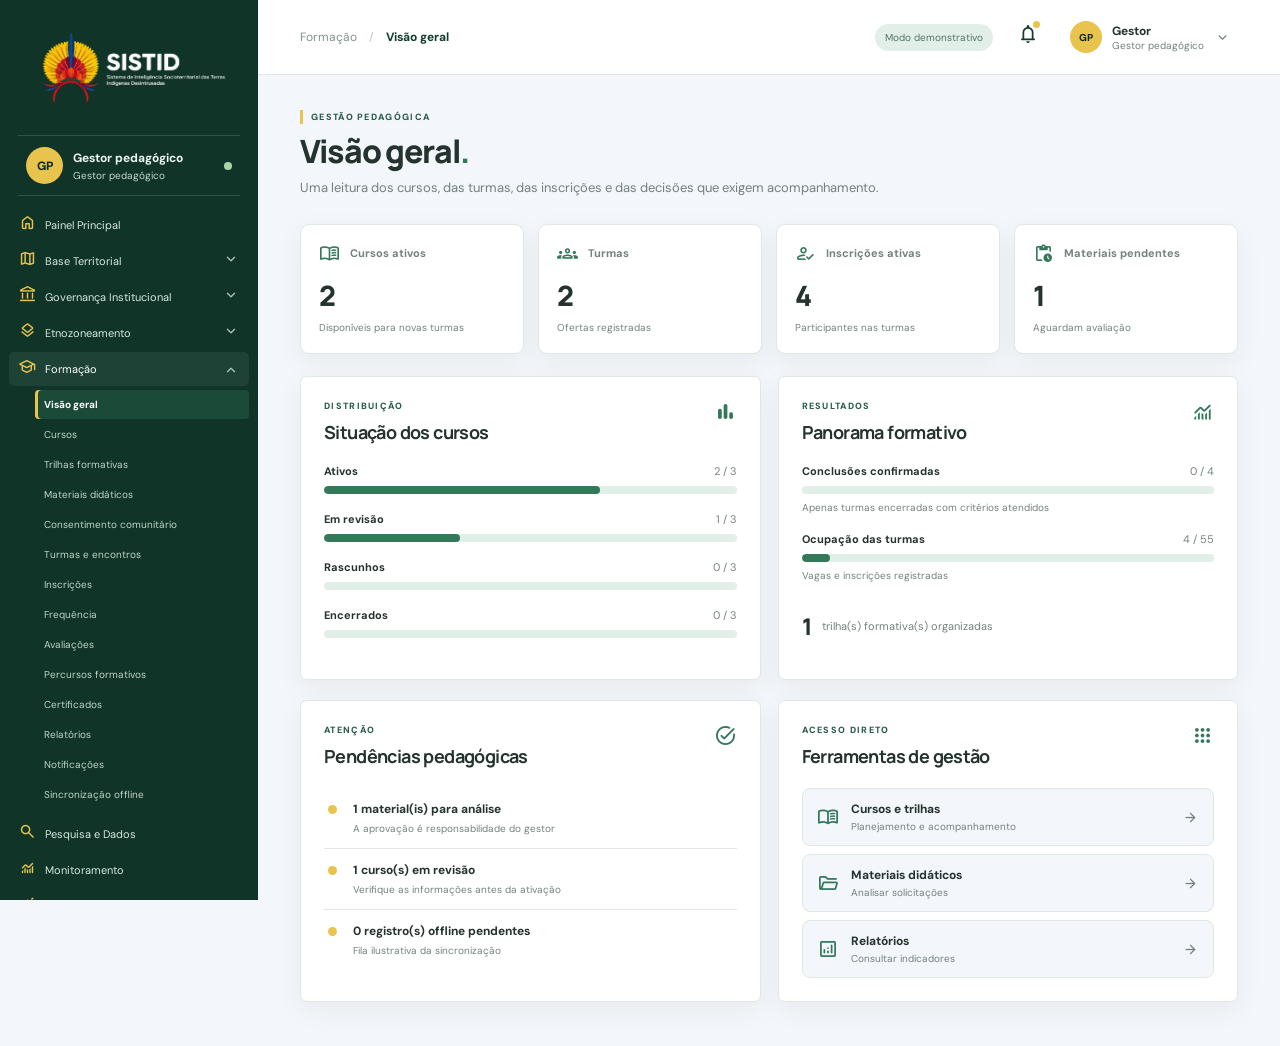
<file: index.html>
<!DOCTYPE html>
<html lang="pt-BR">
<head>
  <meta charset="UTF-8">
  <meta name="viewport" content="width=device-width, initial-scale=1.0">
  <meta name="theme-color" content="#103528">
  <meta name="description" content="Protótipo acadêmico do Módulo 3 de Formação do SISTID.">
  <title>SISTID — Formação e Percursos Formativos</title>
  <link rel="preconnect" href="https://fonts.googleapis.com">
  <link rel="preconnect" href="https://fonts.gstatic.com" crossorigin>
  <link href="https://fonts.googleapis.com/css2?family=DM+Sans:wght@400;500;600;700&family=Manrope:wght@400;500;600;700;800&family=Material+Symbols+Rounded:opsz,wght,FILL,GRAD@20..48,400,0,0&display=swap" rel="stylesheet">
  <link rel="stylesheet" href="style.css">
  <script src="script.js" defer></script>
</head>
<body>
  <div class="app-shell">
    <div class="sidebar-host" id="sidebar" aria-label="Menu lateral persistente">
      <iframe id="sidebarFrame" title="Navegação do SISTID" src="sidebar.html"></iframe>
    </div>
    <button class="sidebar-scrim" id="sidebarScrim" type="button" aria-label="Fechar menu lateral" hidden></button>

    <main class="main-area" id="main">
      <header class="topbar">
        <button class="menu-toggle" id="menuToggle" type="button" aria-label="Abrir menu" aria-controls="sidebar"><span class="material-symbols-rounded">menu</span></button>
        <div class="breadcrumb">Formação <span>/</span> <strong id="crumb">Visão geral</strong></div>
        <div class="top-actions">
          <span class="connection-indicator" id="connectionStatus" aria-live="polite">Modo demonstrativo</span>
          <button class="icon-button" id="notificationBtn" type="button" aria-label="Ver notificações"><span class="material-symbols-rounded">notifications</span><i aria-hidden="true"></i></button>
          <div class="profile-switcher" id="profileSwitcher"><button id="profileButton" class="profile-button" type="button" aria-label="Alternar perfil demonstrativo" aria-haspopup="true" aria-expanded="false" aria-controls="profileMenu"><span class="avatar avatar-small" id="topAvatar">GP</span><span class="profile-identity"><strong id="topName">Gestor</strong><small id="topRole">Gestor pedagógico</small></span><span class="material-symbols-rounded switch-chevron">expand_more</span></button><div id="profileMenu" class="profile-menu" role="menu" hidden><div class="profile-menu-heading">Simulação de perfis</div><button type="button" role="menuitemradio" data-role="gestor">Gestor pedagógico</button><button type="button" role="menuitemradio" data-role="facilitador">Facilitador / professor</button><button type="button" role="menuitemradio" data-role="participante">Participante indígena</button><button type="button" role="menuitemradio" data-role="lideranca">Liderança comunitária</button><button type="button" role="menuitemradio" data-role="administrador">Administrador do SISTID</button><small class="profile-menu-disclaimer">Perfis simulados — sem autenticação real.</small></div></div>
        </div>
      </header>
      <section class="page-content" id="pageContent" aria-live="polite">
        <div class="welcome-row"><div><p class="eyebrow"><span class="eyebrow-line"></span> MÓDULO 3 · FORMAÇÃO</p><h1>Visão geral<span class="hello-dot">.</span></h1><p class="subheading">Cursos, trilhas, turmas e percursos formativos em um só lugar.</p></div><button class="primary-button" type="button" data-action="new-course"><span>＋</span> Cadastrar curso</button></div>
        <div class="stats-grid" id="dashboardStats" aria-label="Indicadores das formações"></div>
        <div class="section-heading"><div><p class="eyebrow">CATÁLOGO</p><h2>Cursos e trilhas</h2><p class="section-description">Consulte ofertas e acompanhe a situação dos cursos.</p></div><button class="text-button" type="button" data-view="courses">Ver cursos <span>→</span></button></div>
        <div class="filter-row"><div class="search-wrap"><span aria-hidden="true">⌕</span><input type="search" id="courseSearch" placeholder="Buscar cursos..." aria-label="Buscar cursos"></div><div class="filter-tabs" role="group" aria-label="Filtrar cursos"><button class="filter-tab selected" type="button" data-filter="todos">Todos</button><button class="filter-tab" type="button" data-filter="Ativo">Ativos</button><button class="filter-tab" type="button" data-filter="Em revisão">Em revisão</button><button class="filter-tab" type="button" data-filter="Encerrado">Encerrados</button></div></div>
        <div class="courses-grid dashboard-courses-grid" id="coursesGrid"></div>
        <div class="bottom-grid"><section class="panel"><div class="panel-heading"><div><p class="eyebrow">ACOMPANHAMENTO</p><h2>Percursos recentes</h2></div><button class="subtle-link" type="button" data-view="journeys">Ver percursos →</button></div><div class="participant-list" id="recentParticipants"></div></section><section class="panel"><div class="panel-heading"><div><p class="eyebrow">PRÓXIMAS AÇÕES</p><h2>Pendências do módulo</h2></div><span class="task-count" id="taskCount">0</span></div><div id="dashboardTasks"></div></section></div>
        <footer class="footer"><span>PROGRAMA ENRAIZANDO A POSSE PLENA</span><span>SISTID · Formação e percursos formativos</span></footer>
      </section>
    </main>
  </div>

  <div class="toast" id="toast" role="status" aria-live="polite"></div>
  <div class="modal-backdrop" id="modalBackdrop" hidden>
    <section class="modal" role="dialog" aria-modal="true" aria-labelledby="modalTitle" tabindex="-1">
      <button class="modal-close" id="modalClose" type="button" aria-label="Fechar janela">×</button>
      <p class="eyebrow" id="modalEyebrow">CADASTRO</p>
      <h2 id="modalTitle">Novo registro</h2>
      <p class="modal-intro" id="modalIntro"></p>
      <form id="dynamicForm"><div id="modalFields"></div><div class="modal-foot"><button type="button" class="secondary-button" id="cancelModal">Cancelar</button><button type="submit" class="primary-button" id="modalSubmit">Salvar</button></div></form>
    </section>
  </div>
</body>
</html>
</file>
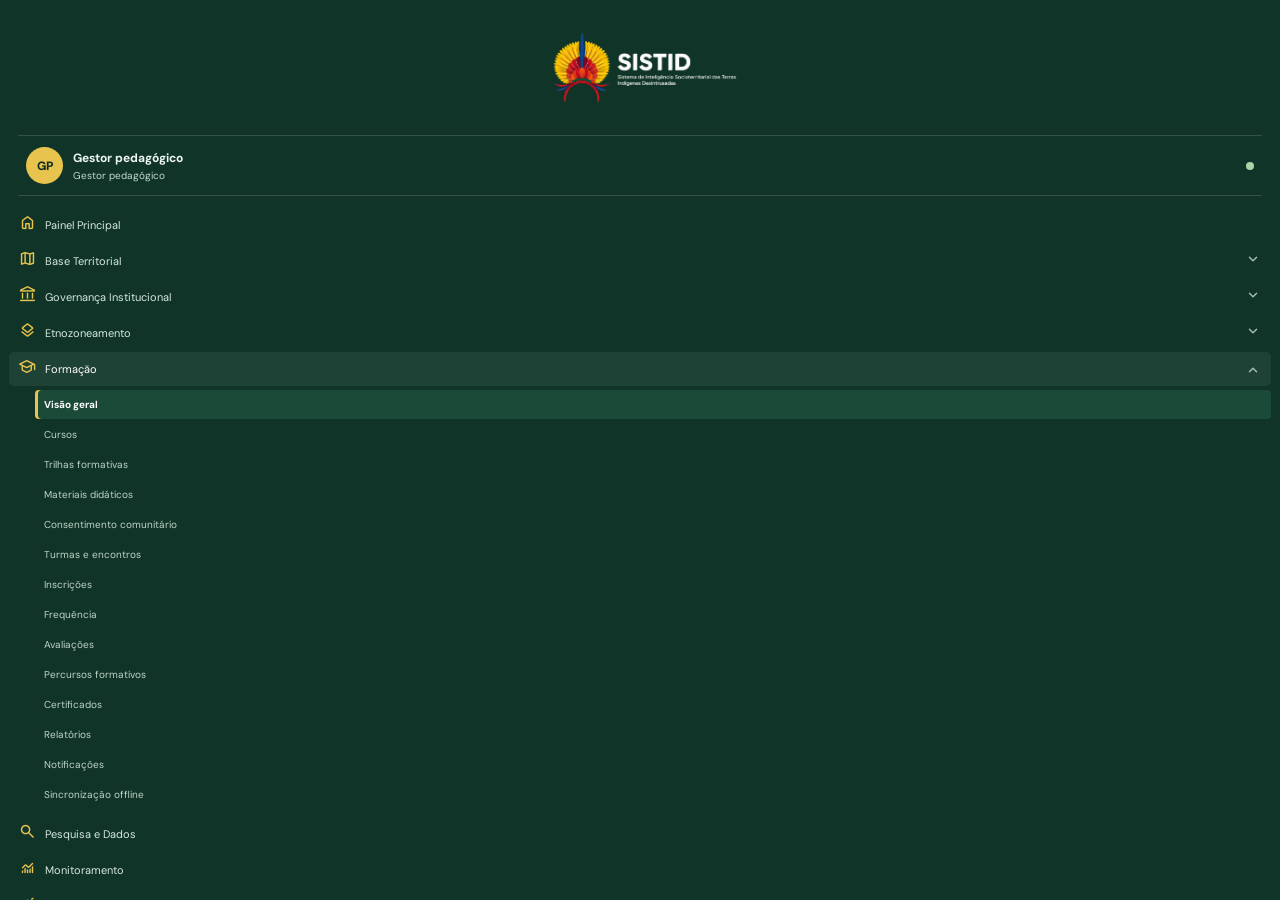
<file: sidebar.html>
<!doctype html><html lang="pt-BR"><head><meta charset="UTF-8"><meta name="viewport" content="width=device-width, initial-scale=1"><title>SISTID — Menu</title><link rel="preconnect" href="https://fonts.googleapis.com"><link href="https://fonts.googleapis.com/css2?family=DM+Sans:wght@400;500;600;700&family=Manrope:wght@400;500;600;700;800&family=Material+Symbols+Rounded:opsz,wght,FILL,GRAD@20..48,400,0,0" rel="stylesheet"><link rel="stylesheet" href="style.css"><style>html,body{height:100%;margin:0;overflow:hidden}html:not(.dark-theme) body{background:#103528}html.dark-theme body{background:#103528}.sidebar{width:100%!important;min-width:0!important;height:100dvh;position:relative!important;left:auto!important;box-shadow:none!important;transition:none!important}.mobile-close{display:none!important}body.mobile-layout .mobile-close{display:grid!important;place-items:center!important}.nav-icon .material-symbols-rounded{font-size:19px}.nav-chevron .material-symbols-rounded{font-size:18px}.profile-mini{min-width:0}.profile-mini>div:nth-child(2){min-width:0}.profile-mini strong{overflow:hidden;text-overflow:ellipsis;white-space:nowrap}</style></head><body>    <aside class="sidebar" id="sidebar" aria-label="Navegação do SISTID">
      <div class="brand">
        <img class="brand-logo" src="logo-sistid.png" alt="SISTID — Sistema de Inteligência Socioterritorial das Terras Indígenas Desintrusadas">
        <button class="mobile-close" id="closeSidebar" type="button" aria-label="Fechar menu"><span class="material-symbols-rounded">close</span></button>
      </div>
      <div class="profile-mini">
        <div class="avatar" id="profileAvatar" aria-hidden="true">GP</div>
        <div><strong id="profileName">Gestor pedagógico</strong><small id="profileRole">Gestor pedagógico</small></div>
        <span class="online-dot" id="connectionDot" title="Estado da conexão"></span>
      </div>
      <nav class="nav-menu" aria-label="Menu principal">
        <button class="nav-parent" type="button" data-external-module="portal"><span class="nav-icon"><span class="material-symbols-rounded">home</span></span><span class="nav-parent-label">Painel Principal</span></button>
        <button class="nav-parent" type="button" data-submenu="territorial" aria-expanded="false" aria-controls="submenu-territorial"><span class="nav-icon"><span class="material-symbols-rounded">map</span></span><span class="nav-parent-label">Base Territorial</span><span class="nav-chevron"><span class="material-symbols-rounded">expand_more</span></span></button>
        <div class="nav-submenu" id="submenu-territorial" hidden><button class="nav-subitem" type="button" data-external-module="modulo1">Terras Indígenas</button><button class="nav-subitem" type="button" data-external-module="modulo1">Comunidades</button></div>
        <button class="nav-parent" type="button" data-submenu="governanca" aria-expanded="false" aria-controls="submenu-governanca"><span class="nav-icon"><span class="material-symbols-rounded">account_balance</span></span><span class="nav-parent-label">Governança Institucional</span><span class="nav-chevron"><span class="material-symbols-rounded">expand_more</span></span></button>
        <div class="nav-submenu" id="submenu-governanca" hidden><button class="nav-subitem" type="button" data-external-module="governanca">Instituições</button><button class="nav-subitem" type="button" data-external-module="governanca">Instâncias de Governança</button></div>
        <button class="nav-parent" type="button" data-submenu="etnozoneamento" aria-expanded="false" aria-controls="submenu-etnozoneamento"><span class="nav-icon"><span class="material-symbols-rounded">layers</span></span><span class="nav-parent-label">Etnozoneamento</span><span class="nav-chevron"><span class="material-symbols-rounded">expand_more</span></span></button>
        <div class="nav-submenu" id="submenu-etnozoneamento" hidden><button class="nav-subitem" type="button" data-external-module="etnozoneamento">Ecológico e Ambiental</button><button class="nav-subitem" type="button" data-external-module="etnozoneamento">Econômico e Produção</button><button class="nav-subitem" type="button" data-external-module="etnozoneamento">Socioterritorial e Social</button><button class="nav-subitem" type="button" data-external-module="etnozoneamento">Gestão Ambiental e Territorial</button><button class="nav-subitem" type="button" data-external-module="etnozoneamento">Patrimônio Cultural</button><button class="nav-subitem" type="button" data-external-module="etnozoneamento">Controle Social Indígena</button></div>
        <button class="nav-parent is-open" type="button" data-submenu="formacao" aria-expanded="true" aria-controls="submenu-formacao"><span class="nav-icon"><span class="material-symbols-rounded">school</span></span><span class="nav-parent-label">Formação</span><span class="nav-chevron"><span class="material-symbols-rounded">expand_more</span></span></button>
        <div class="nav-submenu is-open" id="submenu-formacao">
          <button class="nav-subitem active" type="button" data-view="dashboard">Visão geral</button>
          <button class="nav-subitem" type="button" data-view="courses">Cursos</button>
          <button class="nav-subitem" type="button" data-view="trails">Trilhas formativas</button>
          <button class="nav-subitem" type="button" data-view="materials">Materiais didáticos</button>
          <button class="nav-subitem" type="button" data-view="consents">Consentimento comunitário</button>
          <button class="nav-subitem" type="button" data-view="classes">Turmas e encontros</button>
          <button class="nav-subitem" type="button" data-view="enrollments">Inscrições</button>
          <button class="nav-subitem" type="button" data-view="attendance">Frequência</button>
          <button class="nav-subitem" type="button" data-view="assessments">Avaliações</button>
          <button class="nav-subitem" type="button" data-view="journeys">Percursos formativos</button>
          <button class="nav-subitem" type="button" data-view="certificates">Certificados</button>
          <button class="nav-subitem" type="button" data-view="reports">Relatórios</button>
          <button class="nav-subitem" type="button" data-view="notifications">Notificações</button>
          <button class="nav-subitem" type="button" data-view="sync">Sincronização offline</button>
        </div>
        <button class="nav-parent" type="button" data-external-module="pesquisa"><span class="nav-icon"><span class="material-symbols-rounded">search</span></span><span class="nav-parent-label">Pesquisa e Dados</span></button>
        <button class="nav-parent" type="button" data-external-module="modulo5"><span class="nav-icon"><span class="material-symbols-rounded">monitoring</span></span><span class="nav-parent-label">Monitoramento</span></button>
        <button class="nav-parent" type="button" data-external-module="modulo6"><span class="nav-icon"><span class="material-symbols-rounded">campaign</span></span><span class="nav-parent-label">Comunicação</span></button>
        <button class="nav-parent" type="button" data-external-module="modulo7"><span class="nav-icon"><span class="material-symbols-rounded">folder_open</span></span><span class="nav-parent-label">Gestão Documental</span></button>
        <button class="nav-parent" type="button" data-submenu="administracao" aria-expanded="false" aria-controls="submenu-administracao"><span class="nav-icon"><span class="material-symbols-rounded">settings</span></span><span class="nav-parent-label">Administração do Sistema</span><span class="nav-chevron"><span class="material-symbols-rounded">expand_more</span></span></button><div class="nav-submenu" id="submenu-administracao" hidden><button class="nav-subitem" type="button" data-view="personalization"><span class="material-symbols-rounded" style="font-size:15px;vertical-align:middle">palette</span> Personalização</button></div>
        <div class="sidebar-bottom"><div class="side-pattern" aria-hidden="true"></div><p>Formação, território e conhecimento.</p><small>SISTID · PROGRAMA ENRAIZANDO A POSSE PLENA</small></div>
      </nav>
    </aside><script src="sidebar.js"></script></body></html>
</file>
<file: style.css>
:root{--red:#123b2e;--red-dark:#0b2b21;--red-soft:#e2eee8;--cream:#f3f6fa;--paper:#fff;--yellow:#e8c34d;--yellow-soft:#fbf3d4;--ink:#24332e;--muted:#74817d;--line:#e0e7e4;--green:#34785a;--blue:#547b91;--shadow:0 8px 28px rgba(16,53,40,.055);--radius:8px}
*{box-sizing:border-box}html{scroll-behavior:smooth}body{margin:0;background:var(--cream);color:var(--ink);font:14px 'DM Sans',sans-serif}button,input,select,textarea{font:inherit}button{cursor:pointer}button:disabled{opacity:.48;cursor:not-allowed;transform:none!important}button:focus-visible,a:focus-visible,input:focus-visible,select:focus-visible,textarea:focus-visible{outline:3px solid #d2a52e;outline-offset:2px}a{color:var(--red)}[hidden]{display:none!important}.app-shell{display:flex;min-height:100vh}.sidebar{width:258px;flex:0 0 258px;background:#103528;color:#eef6f1;display:flex;flex-direction:column;position:sticky;top:0;height:100vh;z-index:10;overflow:hidden}.brand{padding:12px 13px 10px;min-height:135px;display:flex;align-items:center;justify-content:center}.brand-logo{display:block;max-width:210px;width:100%;height:120px;object-fit:contain}.mobile-close{display:none}.program-chip{margin:0 18px 12px;padding:9px 10px;border:1px solid #ffffff26;background:#ffffff12;color:#f1d976;border-radius:5px;font-size:10px;letter-spacing:.8px;font-weight:800;display:flex;align-items:center;gap:9px}.chip-lines{height:14px;width:14px;border-left:2px solid var(--yellow);border-right:2px solid var(--yellow);transform:skew(-10deg)}.profile-mini{display:flex;align-items:center;gap:10px;margin:0 18px 12px;padding:11px 8px;border-top:1px solid #ffffff25;border-bottom:1px solid #ffffff25}.avatar{height:37px;width:37px;border-radius:50%;background:var(--yellow);color:var(--red-dark);display:grid;place-items:center;font-size:12px;font-weight:800;flex-shrink:0}.profile-mini strong,.top-user strong{display:block;font-size:12px}.profile-mini small,.top-user small{display:block;font-size:10px;color:#c2d9ce;margin-top:3px}.online-dot{margin-left:auto;width:8px;height:8px;border-radius:50%;background:#a9d5a6;flex-shrink:0}.online-dot.offline{background:#e8c34d}.nav-menu{display:flex;flex-direction:column;gap:2px;padding:0 9px 14px;overflow-y:auto;min-height:0;scrollbar-width:thin;scrollbar-color:#ffffff40 transparent}.nav-parent{width:100%;min-height:34px;padding:8px 9px;display:flex;align-items:center;gap:10px;border:0;border-radius:5px;background:transparent;color:#d7e8df;text-align:left;font-size:11px;line-height:1.3}.nav-parent:hover,.nav-parent.is-open{background:#ffffff10;color:#fff}.nav-icon{width:17px;flex:0 0 17px;text-align:center;font-size:16px;color:#e8c34d}.nav-parent-label{flex:1}.nav-chevron{margin-left:auto;color:#a8c6b8;transition:transform .2s}.nav-parent[aria-expanded=true] .nav-chevron{transform:rotate(180deg)}.nav-submenu{display:flex;flex-direction:column;gap:1px;padding:2px 0 6px 26px}.nav-subitem{width:100%;border:0;border-radius:4px;background:transparent;color:#bfd3c8;text-align:left;padding:8px 9px;font-size:10px;line-height:1.3}.nav-subitem:hover{background:#ffffff13;color:white}.nav-subitem.active{background:#1b4a39;color:#fff;font-weight:700;box-shadow:inset 3px 0 0 var(--yellow)}.sidebar-bottom{margin-top:auto;padding:25px 20px 22px;position:relative;overflow:hidden;min-height:145px}.side-pattern{position:absolute;right:-15px;top:0;width:145px;height:75px;opacity:.18;background:repeating-linear-gradient(30deg,transparent 0 10px,var(--yellow) 10px 12px),repeating-linear-gradient(150deg,transparent 0 10px,var(--yellow) 10px 12px)}.sidebar-bottom p{position:relative;font:700 14px/1.5 Manrope,sans-serif;max-width:180px}.sidebar-bottom small{position:relative;color:#b7d0c3;font-size:8px;letter-spacing:.5px;line-height:1.5}.main-area{flex:1;min-width:0}.topbar{height:75px;background:#fff;border-bottom:1px solid var(--line);display:flex;align-items:center;justify-content:space-between;gap:16px;padding:0 42px;position:sticky;top:0;z-index:5}.breadcrumb{font-size:12px;color:#82928a}.breadcrumb span{margin:0 9px;color:#bbc7c0}.breadcrumb strong{color:var(--red);font-weight:700}.top-actions{display:flex;align-items:center;gap:18px}.connection-indicator{font-size:10px;color:#527665;background:var(--red-soft);border-radius:20px;padding:7px 10px;white-space:nowrap}.connection-indicator.offline{background:var(--yellow-soft);color:#8c6b15}.icon-button{border:0;background:transparent;color:var(--red);font-size:23px;position:relative;padding:6px}.icon-button i{position:absolute;top:5px;right:5px;width:7px;height:7px;border-radius:50%;background:var(--yellow)}.top-user{display:flex;align-items:center;gap:9px}.top-user strong{color:var(--ink)}.top-user small{color:var(--muted)}.avatar-small{height:32px;width:32px;font-size:10px}.menu-toggle{display:none}.page-content{max-width:1500px;margin:0 auto;padding:35px 42px 24px}.welcome-row{display:flex;align-items:center;justify-content:space-between;gap:20px;margin-bottom:25px}.eyebrow{display:flex;align-items:center;gap:8px;margin:0 0 8px;color:#285b47;font-size:9px;letter-spacing:1.3px;font-weight:800;text-transform:uppercase}.eyebrow-line{height:14px;width:3px;background:var(--yellow)}h1,h2,h3,p{margin-top:0}h1,h2,h3{font-family:Manrope,sans-serif}h1{font-size:clamp(25px,2.5vw,34px);font-weight:800;letter-spacing:-1.1px;line-height:1.2;margin-bottom:8px}.hello-dot{color:var(--green)}.subheading{color:var(--muted);font-size:13px;line-height:1.6;margin:0}.primary-button,.secondary-button{display:inline-flex;align-items:center;justify-content:center;gap:9px;border-radius:5px;padding:11px 16px;font-size:12px;font-weight:700;transition:background .2s,transform .2s;white-space:nowrap}.primary-button{background:var(--red);border:1px solid var(--red);color:#fff;box-shadow:0 5px 12px #123b2e1c}.primary-button:hover{background:var(--red-dark);transform:translateY(-1px)}.primary-button span{font-size:16px;color:var(--yellow)}.secondary-button{background:#fff;border:1px solid #cadbd1;color:var(--red)}.secondary-button:hover{background:var(--red-soft)}.danger-button{background:#fff;border:1px solid #e7b7b0;color:#9b352b}.notice-bar{display:flex;align-items:center;gap:13px;background:#fbf4dc;border:1px solid #eadca8;border-radius:6px;padding:14px 17px;margin-bottom:24px}.notice-symbol{width:27px;height:27px;border:1px solid #dca329;border-radius:50%;display:grid;place-items:center;color:#9b6512;font:bold italic 16px Georgia,serif;flex-shrink:0}.notice-bar strong{font-size:12px;color:#66551c}.notice-bar p{font-size:11px;line-height:1.55;color:#7d7045;margin:4px 0 0}.notice-dismiss{margin-left:auto;border:0;background:transparent;color:#a47d3d;font-size:22px}.stats-grid{display:grid;grid-template-columns:repeat(4,minmax(0,1fr));gap:14px;margin-bottom:35px}.stat-card{background:#fff;border:1px solid var(--line);border-radius:7px;padding:17px;box-shadow:var(--shadow);min-width:0}.stat-top{display:flex;justify-content:space-between;align-items:flex-start;gap:9px;min-height:37px;color:var(--muted);font-size:11px;line-height:1.5}.stat-icon{width:31px;height:31px;display:grid;place-items:center;border-radius:6px;font-size:17px;flex-shrink:0}.red-icon{background:var(--red-soft);color:var(--red)}.yellow-icon{background:var(--yellow-soft);color:#80691c}.blue-icon{background:#e5edf2;color:var(--blue)}.pale-icon{background:#edf1ef;color:#65766f}.stat-number{font:800 31px Manrope,sans-serif;letter-spacing:-1px;margin:5px 0 7px}.stat-foot{display:flex;align-items:center;gap:6px;color:#87978d;font-size:10px;line-height:1.45}.tiny-dot{width:6px;height:6px;flex-shrink:0;border-radius:50%;background:var(--green)}.section-heading{display:flex;align-items:flex-end;justify-content:space-between;gap:16px;margin-bottom:19px}.section-heading h2,.panel h2{font-size:21px;letter-spacing:-.6px;margin:0 0 6px}.section-description{margin:0;color:var(--muted);font-size:11px;line-height:1.65}.text-button,.subtle-link{border:0;background:transparent;color:var(--red);font-size:11px;font-weight:700;padding:8px 0}.text-button span{font-size:17px;margin-left:6px}.filter-row{display:flex;align-items:center;justify-content:space-between;gap:15px;margin-bottom:16px}.search-wrap{display:flex;align-items:center;gap:9px;background:#fff;border:1px solid var(--line);border-radius:5px;padding:0 11px;height:39px;width:min(290px,100%);color:#85978c}.search-wrap span{font-size:21px}.search-wrap input{width:100%;min-width:0;border:0;outline:0;background:transparent;color:var(--ink);font-size:11px}.filter-tabs{display:flex;flex-wrap:wrap;gap:5px}.filter-tab{background:transparent;border:1px solid transparent;border-radius:4px;padding:9px 10px;font-size:10px;color:var(--muted)}.filter-tab.selected{background:#fff;border-color:#cbdad2;color:var(--red);font-weight:700}.filter-tab span{margin-left:5px}.courses-grid{display:grid;grid-template-columns:repeat(3,minmax(0,1fr));gap:15px;margin-bottom:30px}.course-card{background:#fff;border:1px solid var(--line);border-radius:7px;overflow:hidden;box-shadow:var(--shadow);display:flex;flex-direction:column;min-width:0;transition:transform .2s,box-shadow .2s}.course-card:hover{transform:translateY(-2px);box-shadow:0 12px 30px #10352812}.course-cover{height:95px;background:var(--red);position:relative;overflow:hidden;padding:16px 17px;display:flex;align-items:flex-end}.course-cover.gold{background:var(--yellow)}.course-cover.cream{background:#dce8e2}.cover-pattern{position:absolute;inset:0;opacity:.3;background:repeating-linear-gradient(30deg,transparent 0 14px,#ffd36c 14px 16px),repeating-linear-gradient(150deg,transparent 0 14px,#ffd36c 14px 16px)}.gold .cover-pattern{background:repeating-linear-gradient(60deg,transparent 0 18px,#123b2e 18px 21px),repeating-linear-gradient(120deg,transparent 0 18px,#123b2e 18px 21px)}.cream .cover-pattern{background:repeating-linear-gradient(135deg,transparent 0 15px,#e8c34d 15px 17px)}.cover-label{position:relative;color:#fff;font-size:9px;letter-spacing:1.3px;font-weight:800}.gold .cover-label,.cream .cover-label{color:var(--red)}.course-body{padding:16px 17px 14px;display:flex;flex-direction:column;flex:1}.course-meta{display:flex;align-items:center;justify-content:space-between;gap:8px;min-height:24px;margin-bottom:10px}.course-area{font-size:9px;letter-spacing:.5px;text-transform:uppercase;color:var(--muted);font-weight:700}.status{display:inline-block;font-size:9px;font-weight:700;padding:5px 8px;border-radius:4px;white-space:nowrap;background:#edf1ef;color:#586b60}.status.live,.status.active,.status.approved,.status.complete{background:#e5f2e8;color:#34754d}.status.review,.status.pending{background:#fff0c8;color:#906516}.status.closed,.status.draft{background:#eee;color:#666}.status.rejected,.status.revoked,.status.error{background:#fae6e3;color:#9b352b}.course-card h3{font-size:15px;line-height:1.4;letter-spacing:-.25px;margin:0 0 8px;min-height:42px}.course-description{font-size:10px;color:var(--muted);line-height:1.6;margin:0 0 15px;min-height:48px}.course-details{display:grid;grid-template-columns:1fr 1fr;gap:11px;padding:12px 0;border-top:1px solid var(--line);border-bottom:1px solid var(--line);margin-top:auto}.detail-label{font-size:9px;color:var(--muted);margin-bottom:5px}.detail-value{font-size:11px;font-weight:700;color:var(--ink)}.capacity-track{height:5px;background:#e9efeb;border-radius:4px;margin-top:7px;overflow:hidden}.capacity-track span{display:block;height:100%;background:var(--green);border-radius:4px}.course-footer{display:flex;justify-content:space-between;align-items:center;gap:8px;padding-top:13px}.course-date{font-size:9px;color:var(--muted)}.course-open{background:transparent;border:0;color:var(--red);font-size:11px;font-weight:800;padding:5px 0}.course-open span{font-size:16px;margin-left:4px}.empty-state{grid-column:1/-1;text-align:center;padding:35px 15px;border:1px dashed #cbdad2;border-radius:7px;color:var(--muted);background:#fff}.bottom-grid{display:grid;grid-template-columns:1.2fr 1fr;gap:15px;margin-bottom:22px}.panel{background:#fff;border:1px solid var(--line);border-radius:7px;padding:19px;box-shadow:var(--shadow);min-width:0;margin-bottom:16px}.panel-heading{display:flex;align-items:center;justify-content:space-between;gap:10px;margin-bottom:13px}.panel h2{font-size:17px}.subtle-link{font-size:10px}.participant-list{display:flex;flex-direction:column}.participant-row{display:flex;align-items:center;gap:10px;padding:10px 0;border-top:1px solid var(--line)}.participant-row:first-child{border-top:0}.participant-avatar{height:32px;width:32px;border-radius:50%;display:grid;place-items:center;background:#e9f1eb;color:var(--red);font-size:10px;font-weight:800;flex-shrink:0}.participant-info{min-width:0;flex:1}.participant-info strong{display:block;font-size:11px}.participant-info small{display:block;margin-top:4px;font-size:9px;color:var(--muted);white-space:nowrap;overflow:hidden;text-overflow:ellipsis}.participant-state{font-size:9px;color:var(--green);background:var(--red-soft);padding:5px 7px;border-radius:3px}.task-count{font-size:10px;color:var(--red);background:var(--red-soft);border-radius:4px;padding:5px 8px;font-weight:800}.task-item{width:100%;border:0;border-top:1px solid var(--line);background:transparent;display:flex;align-items:center;text-align:left;gap:10px;padding:13px 0}.task-icon{width:28px;height:28px;border-radius:5px;display:grid;place-items:center;flex-shrink:0;font-weight:800;background:var(--yellow-soft);color:#986a13}.task-copy{flex:1;min-width:0}.task-copy strong{display:block;font-size:10px}.task-copy small{display:block;font-size:9px;color:var(--muted);margin-top:4px}.task-arrow{font-size:16px;color:var(--red)}.task-note{font-size:10px;line-height:1.6;color:#806b39;background:#fff7e3;padding:10px;border-radius:4px;margin-top:8px}.footer{display:flex;justify-content:space-between;gap:15px;border-top:1px solid var(--line);padding-top:16px;color:#87978d;font-size:9px;letter-spacing:.4px}.footer span:first-child{font-weight:800;color:#547266}
/* Elementos de telas e formulários gerados pelo script */
.table-wrap{width:100%;overflow-x:auto}.data-table{width:100%;border-collapse:collapse;min-width:680px;text-align:left}.data-table th{font-size:10px;text-transform:uppercase;letter-spacing:.5px;color:#71877a;background:#f5f8f6;padding:13px 12px;border-bottom:1px solid var(--line)}.data-table td{font-size:11px;color:var(--ink);padding:13px 12px;border-bottom:1px solid var(--line);vertical-align:middle}.data-table tr:last-child td{border-bottom:0}.table-person{display:flex;align-items:center;gap:9px;min-width:150px}.table-person strong{font-size:11px}.table-action{background:#fff;border:1px solid #cbdad2;border-radius:4px;color:var(--red);font-size:10px;font-weight:700;padding:8px 10px;white-space:nowrap}.table-action:hover{background:var(--red-soft)}.table-sub,.table-note{font-size:10px;color:var(--muted);line-height:1.65}.table-note{margin:14px 0 0}.concept{display:inline-grid;place-items:center;min-width:28px;min-height:26px;border-radius:5px;background:var(--red-soft);color:var(--red);font-weight:800;font-size:10px}.material-list,.message-list,.record-list{display:flex;flex-direction:column;gap:12px}.material-card,.message-card,.record-card{display:flex;align-items:flex-start;gap:15px;background:#fff;border:1px solid var(--line);border-radius:7px;padding:17px;box-shadow:var(--shadow)}.folder-icon,.message-symbol,.record-icon{width:42px;height:42px;display:grid;place-items:center;background:var(--yellow-soft);border-radius:7px;color:#92721c;font-size:20px;flex-shrink:0}.material-main,.message-content,.record-main{flex:1;min-width:0}.material-main h3,.message-content h3,.record-main h3{font-size:13px;margin:0 0 6px}.material-main p,.message-content p,.record-main p{font-size:11px;color:var(--muted);line-height:1.65;margin:0 0 9px}.file-list,.tag-list,.action-group{display:flex;flex-wrap:wrap;align-items:center;gap:7px}.file-pill,.tag,.access-pill{font-size:10px;color:var(--red);background:var(--red-soft);border-radius:4px;padding:5px 8px}.material-meta{display:flex;flex-direction:column;align-items:flex-start;gap:8px;min-width:110px}.material-meta small{font-size:10px;color:var(--muted)}.material-action{white-space:nowrap}.rule-grid,.feature-grid{display:grid;grid-template-columns:repeat(3,minmax(0,1fr));gap:15px}.rule-grid>div,.feature-card{padding:15px;background:#f5f8f6;border:1px solid var(--line);border-radius:6px}.rule-grid strong,.feature-card strong{font-size:11px;color:var(--red)}.rule-grid p,.feature-card p{font-size:10px;color:var(--muted);line-height:1.6;margin:7px 0 0}.report-grid{display:grid;grid-template-columns:repeat(2,minmax(0,1fr));gap:15px}.bar-chart{display:flex;flex-direction:column;gap:18px;padding:15px 0}.bar-label{display:flex;justify-content:space-between;gap:10px;font-size:10px;color:var(--muted);margin-bottom:7px}.bar-track{height:9px;border-radius:8px;background:var(--red-soft);overflow:hidden}.bar-track span{height:100%;display:block;background:linear-gradient(90deg,var(--red),var(--yellow));border-radius:8px}.form-label,.field-label{display:block;font-size:11px;font-weight:700;color:var(--ink);margin:16px 0 7px}.field-select,.field-input,.field-textarea,.field{width:100%;padding:11px 12px;border:1px solid #cbdad2;background:#fff;border-radius:5px;color:var(--ink);font-size:12px}.field-textarea{resize:vertical;min-height:85px}.form-grid{display:grid;grid-template-columns:repeat(2,minmax(0,1fr));gap:0 14px}.form-grid .full,.form-field.full{grid-column:1/-1}.form-field{min-width:0}.form-field label{display:block;font-size:11px;font-weight:700;margin:14px 0 7px}.form-field input,.form-field select,.form-field textarea{width:100%;border:1px solid #cbdad2;border-radius:5px;background:#fff;padding:11px 12px;color:var(--ink);font-size:12px}.form-field textarea{resize:vertical}.field-hint{font-size:10px;color:var(--muted);line-height:1.5;margin-top:5px}.checkbox-row{display:flex;align-items:flex-start;gap:9px;margin:10px 0;font-size:11px;line-height:1.5}.checkbox-row input{width:auto!important;margin-top:2px}.full-button{width:100%;margin-top:12px}.report-preview,.info-box{font-size:11px;line-height:1.8;color:#537160;padding:14px;margin-top:14px;background:#f1f7f3;border:1px solid #dce9e0;border-radius:5px;min-height:58px}.warning-box{background:#fff8e7;border-color:#eaddad;color:#806b39}.message-meta{display:flex;justify-content:space-between;align-items:center;gap:10px;font-size:10px;color:var(--muted);margin-bottom:9px}.message-actions{display:flex;flex-wrap:wrap;align-items:center;gap:10px;margin-top:13px}.detail-hero{position:relative;overflow:hidden;border-radius:8px;min-height:190px;padding:28px;margin-bottom:22px;background:var(--red);color:#fff}.detail-hero.gold{background:var(--yellow);color:var(--red)}.detail-hero.cream{background:#dce8e2;color:var(--red)}.detail-hero-content{position:relative;max-width:700px}.detail-hero-content p{font-size:10px;letter-spacing:1px;text-transform:uppercase;margin:12px 0 8px;opacity:.85}.detail-hero-content h2{font-size:25px;line-height:1.3;margin:0 0 8px}.detail-hero-content>span:last-child{font-size:11px;opacity:.9}.quick-actions{display:grid;grid-template-columns:repeat(4,minmax(0,1fr));gap:12px}.quick-action{border:1px solid var(--line);border-radius:7px;background:#fff;padding:17px;text-align:left;display:flex;flex-direction:column;align-items:flex-start;gap:8px;box-shadow:var(--shadow)}.quick-action>span{color:var(--red);font-size:22px}.quick-action strong{font-size:11px;color:var(--ink)}.quick-action small{font-size:10px;color:var(--muted)}.quick-action:hover{border-color:#a9c9b7;transform:translateY(-1px)}.progress-track{height:8px;border-radius:10px;background:#e7efea;overflow:hidden}.progress-track>span{display:block;height:100%;background:var(--green);border-radius:10px}.timeline{display:flex;flex-direction:column;gap:12px}.timeline-item{border-left:3px solid var(--yellow);padding:5px 0 5px 13px}.timeline-item strong{display:block;font-size:11px}.timeline-item small{display:block;color:var(--muted);font-size:10px;margin-top:4px}.sync-badge{font-size:10px;font-weight:700;padding:5px 8px;border-radius:5px;background:var(--yellow-soft);color:#80691c}.sync-badge.synced{background:var(--red-soft);color:var(--green)}.empty-inline{padding:16px;color:var(--muted);font-size:11px}.stack{display:flex;flex-direction:column;gap:14px}.inline-actions{display:flex;gap:9px;flex-wrap:wrap;align-items:center}.divider{border:0;border-top:1px solid var(--line);margin:18px 0}
/* Janela de cadastro e notificações */
.toast{position:fixed;right:25px;bottom:25px;background:#20382e;color:#fff;padding:13px 17px;border-radius:6px;box-shadow:0 10px 35px #0002;font-size:12px;z-index:30;opacity:0;transform:translateY(10px);pointer-events:none;transition:.25s;max-width:380px}.toast.show{opacity:1;transform:translateY(0)}.modal-backdrop{position:fixed;inset:0;background:rgba(12,35,27,.58);z-index:20;display:flex;align-items:center;justify-content:center;padding:20px;backdrop-filter:blur(3px)}.modal{width:min(650px,100%);max-height:92vh;overflow-y:auto;background:#fff;border-radius:9px;padding:29px;position:relative;box-shadow:0 25px 80px #0c231b40}.modal-close{position:absolute;right:18px;top:14px;border:0;background:transparent;font-size:25px;color:var(--muted)}.modal h2{font-size:26px;letter-spacing:-.8px;margin:0 0 8px}.modal-intro{font-size:12px;color:var(--muted);line-height:1.6;margin-bottom:20px}.modal label{display:block;font-size:11px;font-weight:700;margin:14px 0 7px}.modal label span{color:#a74335}.modal input:not([type=checkbox]):not([type=radio]),.modal select,.modal textarea{width:100%;border:1px solid #cbdad2;border-radius:5px;background:#fff;padding:11px 12px;outline:none;color:var(--ink);font-size:12px}.modal input:focus,.modal select:focus,.modal textarea:focus{border-color:var(--green);box-shadow:0 0 0 3px #123b2e12}.modal textarea{resize:vertical}.modal-foot{display:flex;justify-content:flex-end;gap:10px;margin-top:23px}.modal .form-grid label{margin-top:12px}
@media(max-width:1200px){.sidebar{width:235px;flex-basis:235px}.page-content{padding:29px 27px 22px}.topbar{padding:0 27px}.stats-grid{grid-template-columns:repeat(2,minmax(0,1fr))}}@media(max-width:1000px){.report-grid{grid-template-columns:1fr}.rule-grid,.feature-grid{grid-template-columns:repeat(2,minmax(0,1fr))}.quick-actions{grid-template-columns:repeat(2,minmax(0,1fr))}}@media(max-width:800px){.sidebar{position:fixed;left:-275px;top:0;bottom:0;width:258px;height:100dvh;transition:left .25s;box-shadow:12px 0 30px #0c231b30}.sidebar.open{left:0}.mobile-close{display:block;position:absolute;right:8px;top:9px;border:0;background:#ffffff15;color:#fff;border-radius:5px;font-size:22px;width:32px;height:32px}.menu-toggle{display:block;border:0;background:transparent;color:var(--red);font-size:20px}.topbar{height:65px;padding:0 18px;justify-content:flex-start}.breadcrumb{flex:1}.top-actions{gap:10px}.top-user>div:not(.avatar){display:none}.connection-indicator{font-size:9px}.page-content{padding:25px 18px 20px}.welcome-row{align-items:flex-start;flex-direction:column}.welcome-row>.primary-button{align-self:stretch}.bottom-grid{grid-template-columns:1fr}.filter-row{align-items:stretch;flex-direction:column}.search-wrap{width:100%}.filter-tabs{overflow-x:auto;flex-wrap:nowrap}.filter-tab{white-space:nowrap}.courses-grid{grid-template-columns:repeat(2,minmax(0,1fr))}.section-heading{align-items:flex-start}.footer{flex-direction:column}.notice-bar{align-items:flex-start}.material-card{flex-wrap:wrap}.material-action{margin-left:auto}}@media(max-width:560px){.courses-grid{grid-template-columns:1fr}.stats-grid{gap:10px}.stat-card{padding:14px}.stat-number{font-size:27px}.section-heading h2{font-size:19px}.panel{padding:15px}.modal{padding:23px 18px}.form-grid,.rule-grid,.feature-grid{grid-template-columns:1fr}.modal-foot{flex-wrap:wrap}.modal-foot button{flex:1}.connection-indicator{display:none}.quick-actions{grid-template-columns:repeat(2,minmax(0,1fr))}.material-meta{min-width:0}.material-action{margin-left:0}}@media(max-width:420px){.topbar{padding:0 12px}.page-content{padding-left:13px;padding-right:13px}.top-actions{gap:7px}.filter-tab{padding:8px 7px;font-size:9px}.course-details{gap:8px}.quick-action{padding:12px}.quick-action strong{font-size:10px}}@media(prefers-reduced-motion:reduce){*,*::before,*::after{scroll-behavior:auto!important;transition:none!important;animation:none!important}}

/* Layout: menu isolado em sidebar.html; permanece montado ao trocar páginas */
.material-symbols-rounded{font-family:'Material Symbols Rounded';font-weight:normal;font-style:normal;font-size:22px;line-height:1;letter-spacing:normal;text-transform:none;display:inline-block;white-space:nowrap;word-wrap:normal;direction:ltr;-webkit-font-feature-settings:'liga';-webkit-font-smoothing:antialiased;font-feature-settings:'liga'}
.sidebar-host{width:258px;flex:0 0 258px;height:100dvh;position:sticky;top:0;z-index:20;background:#103528;overflow:hidden}
.sidebar-host iframe{border:0;width:100%;height:100%;display:block}
.sidebar-scrim{display:none}
.profile-switcher{position:relative;z-index:11}
.profile-button{display:flex;align-items:center;gap:10px;background:transparent;border:1px solid transparent;border-radius:9px;padding:6px;color:var(--ink);text-align:left;max-width:245px}
.profile-button:hover,.profile-button[aria-expanded=true]{background:#f1f5f2;border-color:var(--line)}
.profile-identity{min-width:0}.profile-identity strong{display:block;font-size:12px;white-space:nowrap;overflow:hidden;text-overflow:ellipsis}.profile-identity small{display:block;color:var(--muted);font-size:10px;white-space:nowrap;overflow:hidden;text-overflow:ellipsis;max-width:155px}.switch-chevron{color:var(--muted);font-size:17px}
.profile-menu{position:absolute;right:0;top:calc(100% + 9px);width:min(300px,calc(100vw - 24px));background:#fff;border:1px solid var(--line);box-shadow:0 15px 44px #0d2a1e29;border-radius:12px;padding:9px;z-index:50}
.profile-menu-heading{font-size:10px;font-weight:800;color:var(--muted);letter-spacing:.5px;text-transform:uppercase;padding:10px 11px 7px}
.profile-menu [data-role]{display:block;width:100%;border:0;border-radius:7px;background:transparent;text-align:left;color:var(--ink);padding:11px 10px;font-size:12px}
.profile-menu [data-role]:hover{background:#f1f5f2}.profile-menu [data-role][aria-checked=true]{background:var(--red-soft);color:var(--red);font-weight:800}
.profile-menu-disclaimer{display:block;margin:7px 4px 2px;border-top:1px solid var(--line);padding:11px 7px 5px;font-size:10px;color:var(--muted)}
.role-cards{display:grid;grid-template-columns:repeat(auto-fit,minmax(175px,1fr));gap:12px;margin:20px 0}.role-card{display:flex;flex-direction:column;align-items:flex-start;gap:16px;background:white;border:1px solid var(--line);border-radius:9px;min-height:125px;padding:17px;text-align:left;color:var(--red);box-shadow:var(--shadow)}.role-card:hover{border-color:var(--green);transform:translateY(-1px)}.role-card strong{font-size:13px;color:var(--ink)}.role-card>.material-symbols-rounded:last-child{margin-left:auto;font-size:18px}
@media(max-width:800px){.sidebar-host{position:fixed;left:0;top:0;bottom:0;width:258px;transform:translateX(-105%);transition:transform .25s ease;z-index:105;box-shadow:12px 0 30px #0c231b30}.sidebar-host.open{transform:translateX(0)}.sidebar-scrim:not([hidden]){display:block;position:fixed;inset:0;border:0;background:#051b13a6;z-index:104}.main-area{width:100%}.profile-identity{display:none}.profile-button{gap:3px}.switch-chevron{font-size:15px}.top-actions{gap:8px}}
@media(min-width:801px){.sidebar-host{transform:none!important}}
@media print{.sidebar-host,.sidebar-scrim,.topbar,.profile-menu{display:none!important}.main-area{width:100%}}

.btn-symbol{font-size:17px;vertical-align:-3px;margin-right:5px}button[data-action] .btn-symbol{pointer-events:none}

/* Formulários orientados por contexto — complementos visuais reutilizáveis */
.modal.modal-wide{width:min(900px,100%)}
.form-section{padding:17px 0 20px;border-top:1px solid #e4ebe6}
.form-section:first-child{border-top:0;padding-top:0}
.form-section-head{margin-bottom:13px}
.modal .form-section-head h3{font-size:15px;font-weight:800;letter-spacing:-.25px;color:#1a3c2d;margin:0 0 5px}
.form-section-head p,.field-help{font-size:11px;line-height:1.65;color:#688074;margin:4px 0 12px}
.form-two-cols{display:grid;grid-template-columns:repeat(2,minmax(0,1fr));gap:13px}
.form-two-cols>div{min-width:0}
.upload-block{margin:13px 0}
.modal .upload-label{margin:0 0 10px}
.file-drop{cursor:pointer;min-height:180px;padding:25px 17px;border:2px dashed #a9cabc;border-radius:12px;background:#f6faf7;display:flex;flex-direction:column;align-items:center;justify-content:center;text-align:center;gap:7px;color:#284e3a;transition:background .2s,border-color .2s}
.file-drop:hover,.file-drop.dragging,.file-drop:focus-visible{background:#eaf5ee;border-color:#34825a;outline:0}
.file-drop strong{font-size:15px}
.file-drop span{font-size:12px}
.file-drop small{font-size:10px;color:#698476;line-height:1.5}
.file-drop .upload-symbol{font-size:35px;color:#397d56}
.file-drop .file-selected{font-size:11px;font-weight:700;color:#296e45;margin-top:7px;overflow-wrap:anywhere}
.modal .file-native{position:absolute;width:1px!important;height:1px!important;opacity:0;overflow:hidden;padding:0!important;border:0!important;pointer-events:none}
.choice-group{border:1px solid #dbe7de;border-radius:9px;padding:13px 14px;margin:14px 0}
.choice-group legend{padding:0 8px;font-size:12px;font-weight:800;color:#285740}
.modal .choice-item{display:flex;align-items:center;gap:10px;padding:10px 5px;margin:0;font-size:12px;font-weight:500;cursor:pointer;border-bottom:1px solid #edf1ee}
.choice-item:last-child{border-bottom:0}
.modal .choice-item input[type=checkbox]{flex:0 0 auto;width:17px;height:17px;accent-color:#2d7750}
.dependency-list{display:grid;grid-template-columns:repeat(2,minmax(0,1fr));gap:10px}
.dependency-item{background:#f7faf8;border:1px solid #e1eae4;padding:12px;border-radius:8px;min-width:0}
.dependency-item strong{font-size:11px;line-height:1.45;display:block;min-height:30px}
.dependency-item label{font-size:10px!important;margin:8px 0 5px!important}
.roster-top{display:flex;justify-content:space-between;gap:10px;font-size:11px;padding:8px 0 14px;color:#3b6450}
.roster-list{display:flex;flex-direction:column;gap:7px}
.roster-row{display:grid;grid-template-columns:minmax(180px,1.5fr) minmax(112px,.7fr) minmax(160px,1fr);align-items:center;gap:11px;border:1px solid #e2ebe5;background:#fbfdfb;border-radius:8px;padding:12px}
.roster-identity{display:grid;grid-template-columns:28px 1fr;align-items:center;column-gap:9px;row-gap:3px}
.roster-identity strong{font-size:12px}
.roster-identity small{grid-column:2;font-size:10px;color:#729080}
.roster-number{display:grid;place-items:center;width:28px;height:28px;border-radius:50%;background:#e4eee7;color:#376a4c;font-size:11px;font-weight:800;grid-row:span 2}
.modal .roster-row input,.modal .roster-row select{margin:0;font-size:11px!important;min-width:0}
.empty-roster{border:1px dashed #afc8b8;border-radius:8px;color:#637f6e;text-align:center;padding:22px;font-size:12px;background:#f8fbf9}
@media(max-width:700px){.roster-row{grid-template-columns:1fr 1fr}.roster-identity{grid-column:1/-1}.roster-top{flex-direction:column}.dependency-list{grid-template-columns:1fr}}
@media(max-width:480px){.form-two-cols,.roster-row{grid-template-columns:1fr}.modal.modal-wide{padding:19px 14px}.roster-identity{grid-column:auto}.file-drop{min-height:160px}.roster-row{gap:9px}}

/* Painéis especializados por perfil — SISTID Módulo 3 */
.insight-metrics{display:grid;grid-template-columns:repeat(4,minmax(0,1fr));gap:14px;margin:0 0 22px}.insight-metrics.three{grid-template-columns:repeat(3,minmax(0,1fr))}.insight-metric{min-width:0;background:var(--paper);border:1px solid var(--line);padding:18px;border-radius:9px;box-shadow:var(--shadow)}.insight-metric-top{display:flex;gap:10px;align-items:center;color:var(--muted);font-size:11px;font-weight:700;line-height:1.4}.insight-metric-top .material-symbols-rounded{font-size:21px;color:var(--green)}.insight-metric>strong{display:block;font:800 28px Manrope,sans-serif;margin:12px 0 6px;letter-spacing:-.7px}.insight-metric>small{display:block;color:var(--muted);font-size:10px;line-height:1.5}.insight-grid{display:grid;grid-template-columns:repeat(2,minmax(0,1fr));gap:17px;margin-bottom:20px}.insight-panel{margin-bottom:0!important;min-width:0;padding:23px!important}.insight-title{display:flex;align-items:flex-start;justify-content:space-between;gap:12px;margin-bottom:20px}.insight-title h2{font-size:18px;margin:0}.insight-title>.material-symbols-rounded{font-size:23px;color:var(--green)}.insight-links{display:grid;gap:8px;margin-top:15px}.insight-shortcut{display:flex;align-items:center;gap:12px;width:100%;background:var(--cream);color:var(--ink);border:1px solid var(--line);border-radius:8px;padding:12px 14px;text-align:left;min-width:0;transition:border-color .18s,transform .18s}.insight-shortcut:hover{border-color:var(--green);transform:translateY(-1px)}.insight-shortcut>.material-symbols-rounded:first-child{font-size:22px;color:var(--green)}.insight-shortcut>.material-symbols-rounded:last-child{margin-left:auto;font-size:17px;color:var(--muted)}.insight-shortcut>span:nth-child(2){flex:1;min-width:0}.insight-shortcut strong,.insight-shortcut small{display:block}.insight-shortcut strong{font-size:12px}.insight-shortcut small{font-size:10px;color:var(--muted);margin-top:3px}.progress-item{margin:13px 0 18px}.progress-info{display:flex;justify-content:space-between;gap:10px;font-size:11px;margin-bottom:8px}.progress-info strong{font-weight:700}.progress-info span{color:var(--muted)}.progress-track{height:8px;background:var(--red-soft);border-radius:20px;overflow:hidden}.progress-fill{height:100%;background:var(--green);border-radius:20px}.progress-item>small{display:block;font-size:10px;color:var(--muted);margin-top:7px}.mini-summary{display:flex;align-items:center;gap:10px;padding-top:10px;color:var(--muted)}.mini-summary strong{font:800 23px Manrope,sans-serif;color:var(--ink)}.mini-summary span{font-size:11px}.activity-list{display:grid;gap:0}.activity-list>div{display:flex;gap:12px;align-items:flex-start;padding:12px 0;border-bottom:1px solid var(--line)}.activity-list>div:last-child{border-bottom:0}.activity-list .material-symbols-rounded{color:var(--green);font-size:21px}.activity-list>div>div{min-width:0;flex:1}.activity-list strong,.activity-list small{display:block}.activity-list strong{font-size:12px;line-height:1.5}.activity-list small{color:var(--muted);font-size:10px;line-height:1.5;margin-top:3px}.activity-dot{width:9px;height:9px;border-radius:100%;background:var(--yellow);margin:5px 4px}.dashboard-course-list>div{display:flex;align-items:center;justify-content:space-between;gap:15px;border-bottom:1px solid var(--line);padding:13px 0}.dashboard-course-list>div:last-child{border:0}.dashboard-course-list>div>div:first-child{min-width:0}.dashboard-course-list strong,.dashboard-course-list small{display:block}.dashboard-course-list strong{font-size:12px}.dashboard-course-list small{color:var(--muted);font-size:10px;margin-top:5px;line-height:1.4}.dashboard-course-list .insight-shortcut{width:auto;flex-shrink:0;padding:7px 10px}.dashboard-course-list .insight-shortcut .material-symbols-rounded:first-child{display:none}.learning-hero{position:relative;display:flex;align-items:flex-end;justify-content:space-between;gap:20px;padding:26px 360px 26px 30px;min-height:260px;background:linear-gradient(110deg,#113e2d,#2d7a56);border-radius:11px;color:#fff;margin-bottom:22px;overflow:visible}.learning-hero .eyebrow{color:#e8cd65}.learning-hero-copy{max-width:560px;position:relative;z-index:2}.learning-hero h2{font-size:clamp(19px,2.6vw,26px);line-height:1.35;margin:0 0 9px}.learning-hero p:not(.eyebrow){color:#d0e7da;line-height:1.65;font-size:12px;margin-bottom:18px}.learning-hero .insight-shortcut{width:auto;display:inline-flex;background:#fff;color:#173d2c}.learning-art{display:flex;align-items:flex-end;justify-content:flex-end}.learning-photo-wrap{position:absolute;right:-24px;bottom:0;z-index:1;pointer-events:none;opacity:1;transform:none}.learning-photo{display:block;width:min(39vw,470px);min-width:320px;height:auto;max-height:none;object-fit:contain;filter:drop-shadow(0 12px 26px rgba(8,24,18,.18))}.learning-courses{display:grid;gap:12px}.learning-courses article{display:flex;gap:13px;align-items:center;padding:12px;border:1px solid var(--line);border-radius:8px;min-width:0}.learning-course-icon{flex-shrink:0;background:var(--red-soft);color:var(--green);border-radius:7px;padding:9px}.learning-courses article>div:nth-child(2){flex:1;min-width:0}.learning-courses article strong,.learning-courses article small{display:block}.learning-courses article strong{font-size:12px;line-height:1.5}.learning-courses article small{font-size:10px;color:var(--muted);margin:5px 0 9px}.learning-courses article .status{flex-shrink:0}.community-hero{display:flex;gap:18px;align-items:center;background:var(--red-soft);padding:22px 26px;border-radius:9px;margin-bottom:22px}.community-hero>.material-symbols-rounded{font-size:43px;color:var(--green)}.community-hero h2{font-size:23px;margin:0 0 7px}.community-hero p:last-child{margin:0;color:var(--muted);font-size:12px}.dashboard-note{font-size:11px;line-height:1.7;margin-top:17px;color:var(--muted)}.system-status>div{display:flex;justify-content:space-between;align-items:center;gap:12px;padding:12px 0;border-bottom:1px solid var(--line);font-size:11px}.system-status>div>strong{font-size:11px;text-align:right}.system-status>div:last-child{border:0}.personalization-panel{max-width:730px}.theme-option{display:flex;align-items:center;gap:15px;border:1px solid var(--line);border-radius:9px;padding:17px;cursor:pointer}.theme-option-icon{display:grid;place-items:center;width:43px;height:43px;flex:0 0 43px;border-radius:10px;background:var(--red-soft);color:var(--green)}.theme-option-copy{flex:1}.theme-option-copy strong,.theme-option-copy small{display:block}.theme-option-copy strong{font-size:13px}.theme-option-copy small{font-size:11px;color:var(--muted);margin-top:5px}.theme-option input{position:absolute;opacity:0;width:1px;height:1px}.theme-switch-track{width:47px;height:26px;background:#b8c8be;border-radius:20px;flex-shrink:0;position:relative;transition:background .2s}.theme-switch-track:after{content:'';position:absolute;left:3px;top:3px;width:20px;height:20px;border-radius:50%;background:white;transition:transform .2s}.theme-option input:checked+.theme-switch-track{background:#397c5a}.theme-option input:checked+.theme-switch-track:after{transform:translateX(21px)}.theme-option input:focus-visible+.theme-switch-track{outline:3px solid #dfb93b;outline-offset:3px}
@media(max-width:1100px){.insight-metrics{grid-template-columns:repeat(2,minmax(0,1fr))}.learning-hero{padding-right:300px;min-height:240px}.learning-photo{width:min(38vw,400px);min-width:260px}}@media(max-width:820px){.insight-grid{grid-template-columns:1fr}.learning-art{display:none}.learning-hero{min-height:auto;padding:24px 26px}}@media(max-width:520px){.insight-metrics,.insight-metrics.three{grid-template-columns:repeat(2,minmax(0,1fr));gap:10px}.insight-metric{padding:13px}.insight-metric>strong{font-size:22px}.insight-panel{padding:17px!important}.learning-hero{padding:21px}.learning-courses article{flex-wrap:wrap}.learning-courses article .status{margin-left:48px}.community-hero{padding:18px}.community-hero h2{font-size:18px}}@media(max-width:360px){.insight-metrics,.insight-metrics.three{grid-template-columns:1fr}}

/* Tema noturno revisado: grafite neutro, superfícies consistentes e contraste acessível.
   Alterações restritas ao modo escuro para preservar a identidade do tema claro. */
html.dark-theme {
  color-scheme: dark;
  --red: #93c5aa;
  --red-dark: #77ae93;
  --red-soft: #303b36;
  --cream: #17191d;
  --paper: #23262c;
  --yellow: #e5c76a;
  --yellow-soft: #39362a;
  --ink: #eff1f4;
  --muted: #adb5c0;
  --line: #41464f;
  --green: #95c8ab;
  --blue: #9fc5df;
  --shadow: 0 8px 26px rgba(0,0,0,.22);
  --dark-raised: #2b2f36;
  --dark-hover: #353a43;
  --dark-input: #292d34;
}
html.dark-theme body,
html.dark-theme .main-area,
html.dark-theme .page-content { background: var(--cream); color: var(--ink); }
html.dark-theme .topbar { background: #202329; border-color: var(--line); }
html.dark-theme .sidebar-host { background: #22262c; }
html.dark-theme .sidebar { background: #22262c; color: var(--ink); }
html.dark-theme .sidebar .nav-parent,
html.dark-theme .sidebar .nav-subitem { color: #d6dce3; }
html.dark-theme .sidebar .nav-parent:hover,
html.dark-theme .sidebar .nav-parent.is-open,
html.dark-theme .sidebar .nav-subitem:hover,
html.dark-theme .sidebar .nav-subitem.active { background: #343941; color: #fff; }
html.dark-theme .sidebar .nav-icon { color: #e0c269; }
html.dark-theme .sidebar .profile-mini strong { color: #f1f3f6; }
html.dark-theme .sidebar .profile-mini small,
html.dark-theme .sidebar .sidebar-bottom { color: #b9c2ca; }
html.dark-theme .sidebar-scrim:not([hidden]) { background: rgba(7,9,13,.7); }
html.dark-theme .topbar .profile-button:hover,
html.dark-theme .profile-button[aria-expanded=true],
html.dark-theme .profile-menu [data-role]:hover { background: var(--dark-hover); }
html.dark-theme .profile-menu [data-role][aria-checked=true] { background: #33443c; color: #b1e1c4; }
html.dark-theme .profile-menu,html.dark-theme .toast { background: var(--dark-raised); color: var(--ink); }
html.dark-theme .profile-button,html.dark-theme .breadcrumb,html.dark-theme .breadcrumb strong { color: var(--ink); }
html.dark-theme .breadcrumb span,html.dark-theme .breadcrumb a { color: var(--muted); }
html.dark-theme .panel,html.dark-theme .insight-panel,html.dark-theme .stat-card,
html.dark-theme .course-card,html.dark-theme .record-card,html.dark-theme .material-card,
html.dark-theme .message-card,html.dark-theme .insight-metric,html.dark-theme .feature-card,
html.dark-theme .rule-grid>div,html.dark-theme .role-card,html.dark-theme .empty-state,
html.dark-theme .quick-action,html.dark-theme .modal,html.dark-theme .profile-menu { background: var(--paper); color: var(--ink); border-color: var(--line); }
html.dark-theme .data-table { color: var(--ink); }
html.dark-theme .data-table th { background: #30343b; color: #d0d8de; border-color: var(--line); }
html.dark-theme .data-table td { color: var(--ink); border-color: var(--line); }
html.dark-theme .data-table tbody tr:hover { background: #2b3037; }
html.dark-theme .table-action,html.dark-theme .secondary-button,
html.dark-theme .danger-button { background: #343941; color: #c0e4cd; border-color: #5a6662; }
html.dark-theme .table-action:hover,html.dark-theme .secondary-button:hover { background: #3e464b; }
html.dark-theme .primary-button { background: #376e55; border-color: #51856b; color: #fff; }
html.dark-theme .primary-button:hover { background: #478062; }
html.dark-theme .search-wrap,html.dark-theme .filter-tab.selected,
html.dark-theme .field-input,html.dark-theme .field-select,html.dark-theme .field-textarea,
html.dark-theme .field,html.dark-theme .form-field input,
html.dark-theme .form-field select,html.dark-theme .form-field textarea,
html.dark-theme .modal input:not([type=checkbox]):not([type=radio]),
html.dark-theme .modal select,html.dark-theme .modal textarea,
html.dark-theme .search-wrap input { background: var(--dark-input); color: var(--ink); border-color: #555b65; }
html.dark-theme input::placeholder,html.dark-theme textarea::placeholder { color: #a8b1bc; opacity:1; }
html.dark-theme select option { color: var(--ink); background: var(--dark-input); }
html.dark-theme .modal .form-section-head h3,html.dark-theme .choice-group legend,
html.dark-theme .file-drop,html.dark-theme .file-drop strong { color: var(--ink); }
html.dark-theme .form-section-head p,html.dark-theme .field-help,
html.dark-theme .file-drop small,html.dark-theme .roster-identity small,
html.dark-theme .roster-top,html.dark-theme .empty-roster { color: var(--muted); }
html.dark-theme .file-drop,html.dark-theme .dependency-item,html.dark-theme .roster-row,
html.dark-theme .empty-roster,html.dark-theme .choice-group,html.dark-theme .form-section,
html.dark-theme .theme-option { background: var(--dark-input); border-color: var(--line); }
html.dark-theme .file-drop:hover,html.dark-theme .file-drop.dragging { background: #343f3a; border-color: #83b99b; }
html.dark-theme .file-drop .file-selected { color: #a9dfbc; }
html.dark-theme .modal .choice-item { border-color: var(--line); }
html.dark-theme .roster-number,html.dark-theme .participant-avatar { background: #36433d; color: #d6efdd; }
html.dark-theme .notice-bar,html.dark-theme .warning-box,html.dark-theme .task-note { background: #3a3328; border-color: #6d5b40; color: #f0d8a1; }
html.dark-theme .report-preview,html.dark-theme .info-box,html.dark-theme .community-hero,
html.dark-theme .blue-icon,html.dark-theme .pale-icon,
html.dark-theme .course-cover.cream,html.dark-theme .detail-hero.cream { background: #30343b; color: var(--ink); }
html.dark-theme .course-cover { background: #343e39; }
html.dark-theme .status { background: #363b43; color: #e9edf1; border-color: #58606b; }
html.dark-theme .status.live,html.dark-theme .status.active,
html.dark-theme .status.approved,html.dark-theme .status.complete { background: #254537; color: #c1eed1; }
html.dark-theme .status.review,html.dark-theme .status.pending { background: #49402a; color: #f7dc94; }
html.dark-theme .status.closed,html.dark-theme .status.draft { background: #363b43; color: #e0e4e9; }
html.dark-theme .status.rejected,html.dark-theme .status.revoked,
html.dark-theme .status.error { background: #50312f; color: #f4c3bd; }
html.dark-theme .capacity-track,html.dark-theme .progress-track { background: #454a52; }
html.dark-theme .insight-shortcut { background: #2d3239; color: var(--ink); border-color: #454b54; }
html.dark-theme .insight-shortcut:hover { background: #353c43; border-color: #89b89f; }
html.dark-theme .learning-courses article,html.dark-theme .dashboard-course-list>div,
html.dark-theme .activity-list>div,html.dark-theme .system-status>div { border-color: var(--line); }
html.dark-theme .learning-course-icon,html.dark-theme .theme-option-icon { background: #33433a; color: #b2dbc3; }
html.dark-theme .learning-hero { background: linear-gradient(110deg,#292d33,#383e46); }
html.dark-theme .learning-hero p:not(.eyebrow) { color: #d6dee5; }
html.dark-theme .learning-hero .eyebrow { color: #f0d580; }
html.dark-theme .learning-hero .insight-shortcut { background: #e8efeb; color: #21362b; border-color: transparent; }
html.dark-theme .learning-hero .insight-shortcut strong,
html.dark-theme .learning-hero .insight-shortcut small { color: #21362b; }
html.dark-theme .modal-backdrop { background: rgba(7,8,12,.77); }
html.dark-theme .theme-switch-track { background: #69717b; }
html.dark-theme .theme-option input:checked+.theme-switch-track { background: #488565; }
html.dark-theme .detail-hero:not(.cream) { background: linear-gradient(110deg,#30383a,#404851); }
html.dark-theme .role-card strong,html.dark-theme .metric-value,
html.dark-theme .insight-metric strong,html.dark-theme .insight-panel h2,
html.dark-theme .panel h2,html.dark-theme .modal h2 { color: var(--ink); }


/* Identidade verde preservada no modo noturno.
   A base da interface permanece grafite, mas áreas originalmente verdes
   conservam seus tons de marca. Os acentos claros seguem para legibilidade. */
html.dark-theme .sidebar-host,
html.dark-theme .sidebar {
  background: #103528;
}
html.dark-theme .sidebar { color: #eef6f1; }
html.dark-theme .sidebar .nav-parent { color: #d7e8df; }
html.dark-theme .sidebar .nav-subitem { color: #bfd3c8; }
html.dark-theme .sidebar .nav-parent:hover,
html.dark-theme .sidebar .nav-parent.is-open { background: #ffffff10; color: #fff; }
html.dark-theme .sidebar .nav-subitem:hover { background: #ffffff13; color: #fff; }
html.dark-theme .sidebar .nav-subitem.active {
  background: #1b4a39;
  color: #fff;
}
html.dark-theme .sidebar .profile-mini strong { color: #eef6f1; }
html.dark-theme .sidebar .profile-mini small,
html.dark-theme .sidebar .sidebar-bottom { color: #b7d0c3; }
html.dark-theme .learning-hero {
  background: linear-gradient(110deg,#113e2d,#2d7a56);
}
html.dark-theme .learning-hero p:not(.eyebrow) { color: #d0e7da; }
html.dark-theme .learning-hero .eyebrow { color: #e8cd65; }
html.dark-theme .course-cover:not(.cream):not(.gold) { background: #123b2e; }
html.dark-theme .detail-hero:not(.cream):not(.gold) {
  background: #123b2e;
  color: #fff;
}


/* REGRA DE IDENTIDADE VISUAL — modo noturno
   O tema só transforma superfícies neutras e elementos funcionais de leitura.
   Áreas de identidade gráfica (verde, amarelo, cinza-claro intencional)
   conservam suas cores originais nos dois modos. Ícones, gráficos, indicadores,
   avisos e controles podem receber contraste específico. */

/* Fundos de marca independentes das variáveis de tema. */
html.dark-theme .sidebar-host,
html.dark-theme .sidebar { background-color: #103528; }
html.dark-theme .learning-hero {
  background: linear-gradient(110deg, #113e2d, #2d7a56);
  color: #fff;
}
html.dark-theme .learning-hero .eyebrow { color: #e8cd65; }
html.dark-theme .learning-hero p:not(.eyebrow) { color: #d0e7da; }
html.dark-theme .course-cover,
html.dark-theme .course-cover:not(.cream):not(.gold) {
  background: #123b2e;
}
html.dark-theme .course-cover.gold { background: #e8c34d; }
html.dark-theme .course-cover.cream { background: #dce8e2; }
html.dark-theme .course-cover .cover-label { color: #fff; }
html.dark-theme .course-cover.gold .cover-label,
html.dark-theme .course-cover.cream .cover-label { color: #123b2e; }
html.dark-theme .detail-hero,
html.dark-theme .detail-hero:not(.cream):not(.gold) {
  background: #123b2e;
  color: #fff;
}
html.dark-theme .detail-hero.gold { background: #e8c34d; color: #123b2e; }
html.dark-theme .detail-hero.cream { background: #dce8e2; color: #123b2e; }
/* A faixa comunitária é uma seção de identidade, não um painel neutro. */
html.dark-theme .community-hero { background: #e2eee8; color: #24332e; }
html.dark-theme .community-hero h2 { color: #24332e; }
html.dark-theme .community-hero p:last-child { color: #526e5f; }
html.dark-theme .community-hero>.material-symbols-rounded { color: #34785a; }
/* Em caixas com fundo de marca, o texto conserva o contraste original. */
html.dark-theme .detail-hero.cream h1,
html.dark-theme .detail-hero.gold h1 { color: #123b2e; }
/* Indicadores e elementos informacionais continuam ajustados ao grafite. */
</file>
